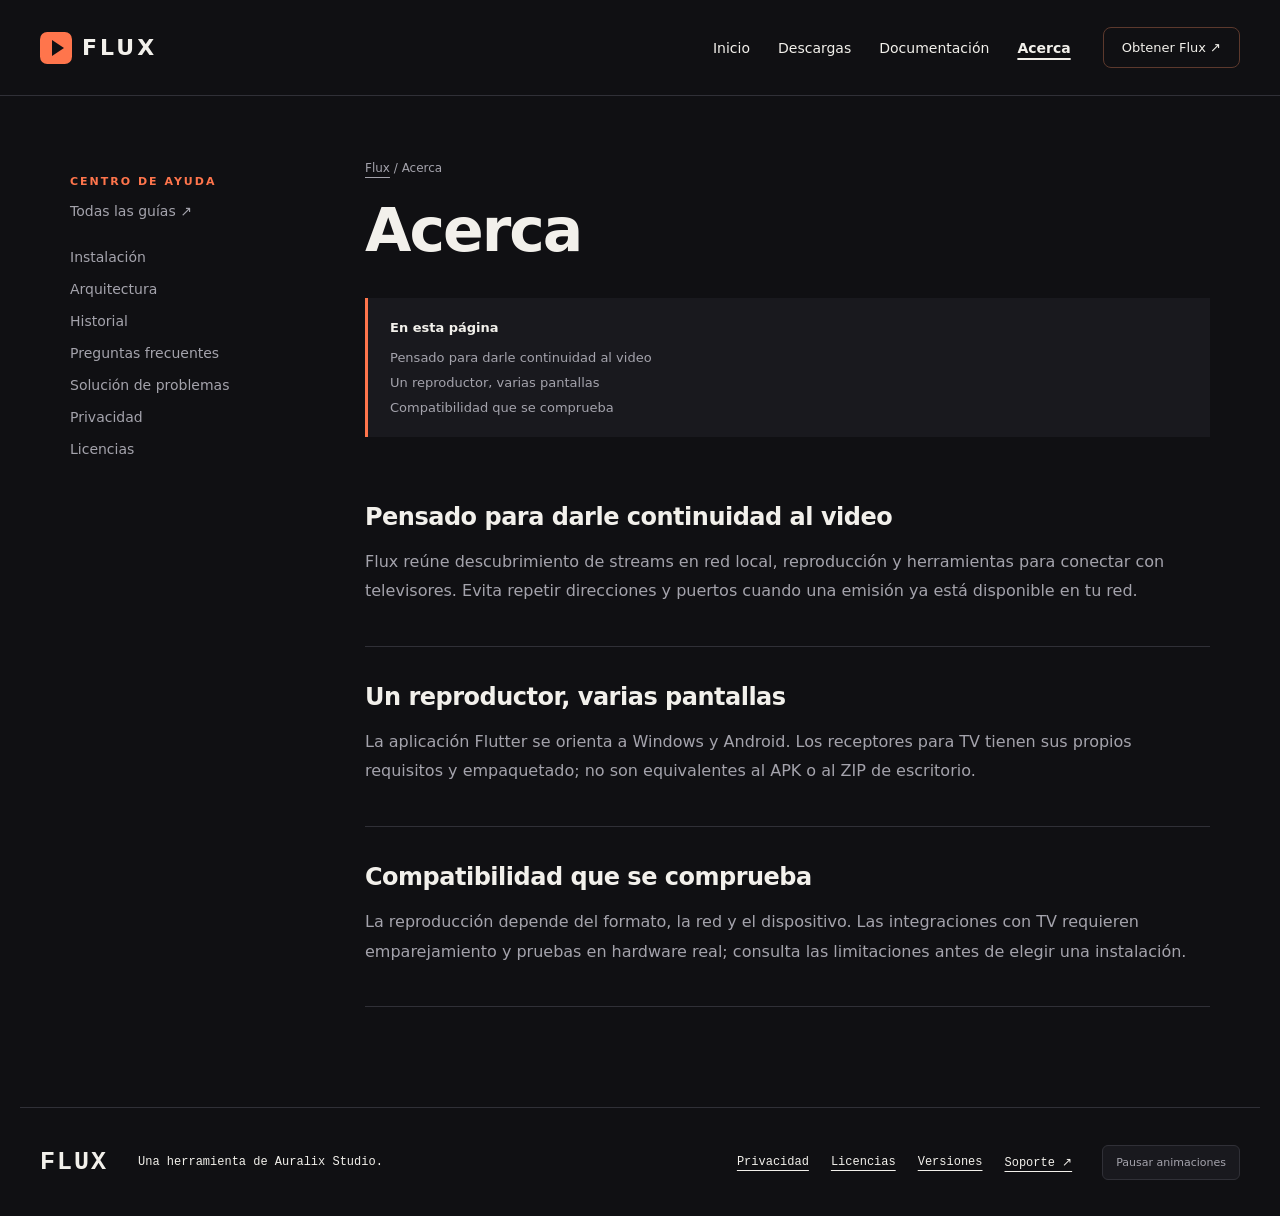
<file: about.html>
<!doctype html><html lang="es"><head><meta charset="utf-8"><meta name="viewport" content="width=device-width,initial-scale=1"><meta name="description" content="Acerca de Flux. Guías, requisitos y recursos del proyecto."><meta name="theme-color" content="#101013"><meta property="og:title" content="Acerca · Flux"><meta property="og:description" content="Descubre emisiones en tu red, reproduce con control y lleva tus videos a otra pantalla."><meta property="og:type" content="website"><title>Acerca · Flux</title><link rel="icon" href="assets/mark.svg" type="image/svg+xml"><link rel="stylesheet" href="style.css"><script src="app.js" defer></script><script src="ui.js" defer></script></head><body data-repository="Auralix-Studio/flux"><a class="skip" href="#content">Ir al contenido</a><header class="header"><a href="index.html" class="brand"><img src="assets/mark.svg" width="32" height="32" alt="">Flux</a><button class="mobile-menu-btn" aria-label="Menú"><span class="menu-bar"></span><span class="menu-bar"></span><span class="menu-bar"></span></button><nav aria-label="Principal"><a href="index.html">Inicio</a><a href="downloads.html">Descargas</a><a href="docs.html">Documentación</a><a aria-current="page" href="about.html">Acerca</a></nav><a class="header-cta" href="downloads.html">Obtener Flux ↗</a></header><main id="content"><div class="doc-layout"><aside><p class="eyebrow">CENTRO DE AYUDA</p><a href="docs.html">Todas las guías ↗</a><nav aria-label="Guías"><a href="install.html" >Instalación</a><a href="architecture.html" >Arquitectura</a><a href="changelog.html" >Historial</a><a href="faq.html" >Preguntas frecuentes</a><a href="troubleshoot.html" >Solución de problemas</a><a href="privacy.html" >Privacidad</a><a href="license.html" >Licencias</a></nav></aside><article><div class="breadcrumb"><a href="index.html">Flux</a> / Acerca</div><h1>Acerca</h1><section class="article-section"><h2>Pensado para darle continuidad al video</h2><p>Flux reúne descubrimiento de streams en red local, reproducción y herramientas para conectar con televisores. Evita repetir direcciones y puertos cuando una emisión ya está disponible en tu red.</p></section><section class="article-section"><h2>Un reproductor, varias pantallas</h2><p>La aplicación Flutter se orienta a Windows y Android. Los receptores para TV tienen sus propios requisitos y empaquetado; no son equivalentes al APK o al ZIP de escritorio.</p></section><section class="article-section"><h2>Compatibilidad que se comprueba</h2><p>La reproducción depende del formato, la red y el dispositivo. Las integraciones con TV requieren emparejamiento y pruebas en hardware real; consulta las limitaciones antes de elegir una instalación.</p></section></article></div></main><footer class="footer"><a class="brand" href="index.html">Flux</a><p>Una herramienta de Auralix Studio.</p><nav aria-label="Enlaces del pie"><a href="privacy.html">Privacidad</a><a href="license.html">Licencias</a><a href="changelog.html">Versiones</a><a href="https://github.com/Auralix-Studio/flux/issues">Soporte ↗</a></nav></footer></body></html>
</file>
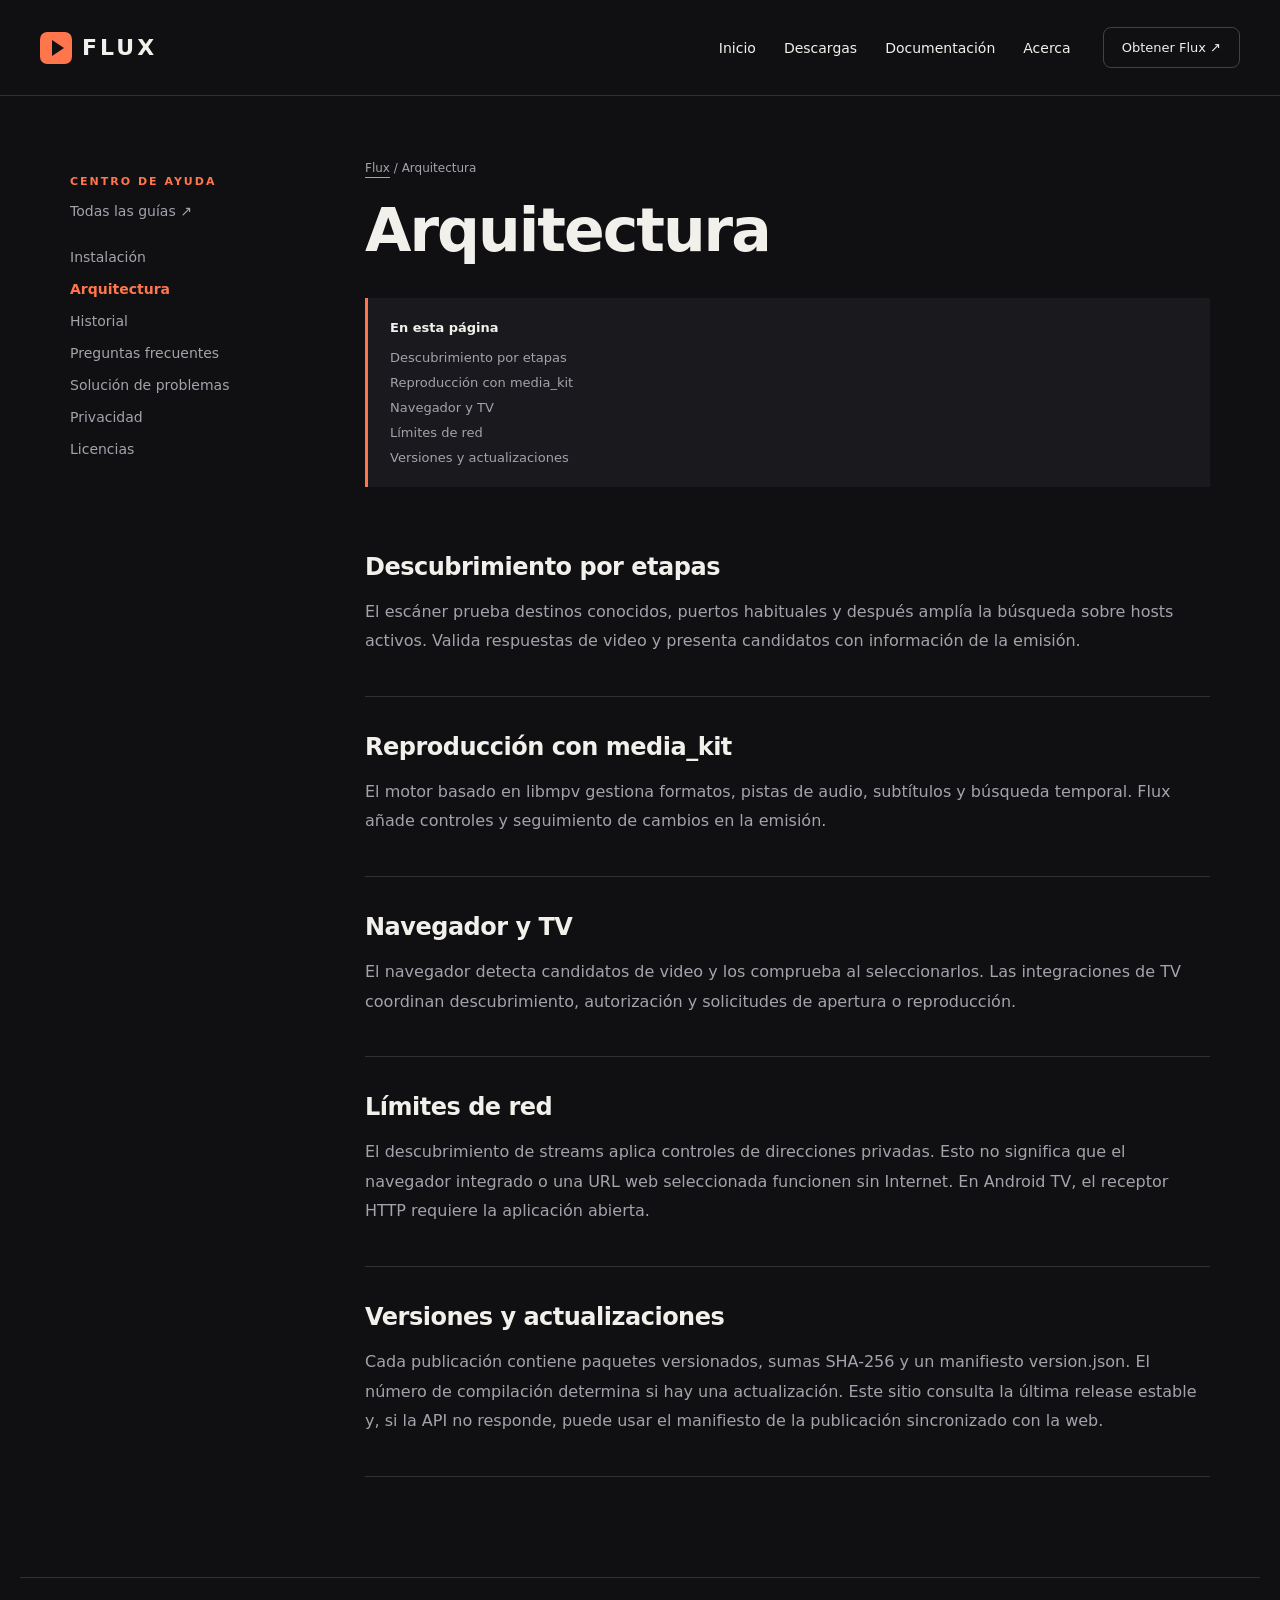
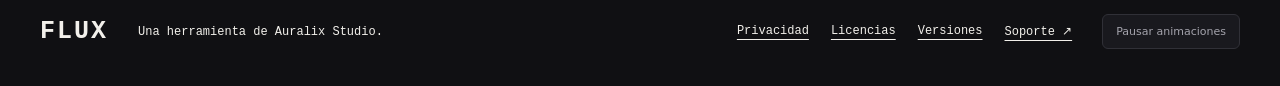
<file: architecture.html>
<!doctype html><html lang="es"><head><meta charset="utf-8"><meta name="viewport" content="width=device-width,initial-scale=1"><meta name="description" content="Arquitectura de Flux. Guías, requisitos y recursos del proyecto."><meta name="theme-color" content="#101013"><meta property="og:title" content="Arquitectura · Flux"><meta property="og:description" content="Descubre emisiones en tu red, reproduce con control y lleva tus videos a otra pantalla."><meta property="og:type" content="website"><title>Arquitectura · Flux</title><link rel="icon" href="assets/mark.svg" type="image/svg+xml"><link rel="stylesheet" href="style.css"><script src="app.js" defer></script><script src="ui.js" defer></script></head><body data-repository="Auralix-Studio/flux"><a class="skip" href="#content">Ir al contenido</a><header class="header"><a href="index.html" class="brand"><img src="assets/mark.svg" width="32" height="32" alt="">Flux</a><button class="mobile-menu-btn" aria-label="Menú"><span class="menu-bar"></span><span class="menu-bar"></span><span class="menu-bar"></span></button><nav aria-label="Principal"><a href="index.html">Inicio</a><a href="downloads.html">Descargas</a><a href="docs.html">Documentación</a><a href="about.html">Acerca</a></nav><a class="header-cta" href="downloads.html">Obtener Flux ↗</a></header><main id="content"><div class="doc-layout"><aside><p class="eyebrow">CENTRO DE AYUDA</p><a href="docs.html">Todas las guías ↗</a><nav aria-label="Guías"><a href="install.html" >Instalación</a><a href="architecture.html" aria-current="page">Arquitectura</a><a href="changelog.html" >Historial</a><a href="faq.html" >Preguntas frecuentes</a><a href="troubleshoot.html" >Solución de problemas</a><a href="privacy.html" >Privacidad</a><a href="license.html" >Licencias</a></nav></aside><article><div class="breadcrumb"><a href="index.html">Flux</a> / Arquitectura</div><h1>Arquitectura</h1><section class="article-section"><h2>Descubrimiento por etapas</h2><p>El escáner prueba destinos conocidos, puertos habituales y después amplía la búsqueda sobre hosts activos. Valida respuestas de video y presenta candidatos con información de la emisión.</p></section><section class="article-section"><h2>Reproducción con media_kit</h2><p>El motor basado en libmpv gestiona formatos, pistas de audio, subtítulos y búsqueda temporal. Flux añade controles y seguimiento de cambios en la emisión.</p></section><section class="article-section"><h2>Navegador y TV</h2><p>El navegador detecta candidatos de video y los comprueba al seleccionarlos. Las integraciones de TV coordinan descubrimiento, autorización y solicitudes de apertura o reproducción.</p></section><section class="article-section"><h2>Límites de red</h2><p>El descubrimiento de streams aplica controles de direcciones privadas. Esto no significa que el navegador integrado o una URL web seleccionada funcionen sin Internet. En Android TV, el receptor HTTP requiere la aplicación abierta.</p></section><section class="article-section"><h2>Versiones y actualizaciones</h2><p>Cada publicación contiene paquetes versionados, sumas SHA-256 y un manifiesto version.json. El número de compilación determina si hay una actualización. Este sitio consulta la última release estable y, si la API no responde, puede usar el manifiesto de la publicación sincronizado con la web.</p></section></article></div></main><footer class="footer"><a class="brand" href="index.html">Flux</a><p>Una herramienta de Auralix Studio.</p><nav aria-label="Enlaces del pie"><a href="privacy.html">Privacidad</a><a href="license.html">Licencias</a><a href="changelog.html">Versiones</a><a href="https://github.com/Auralix-Studio/flux/issues">Soporte ↗</a></nav></footer></body></html>
</file>
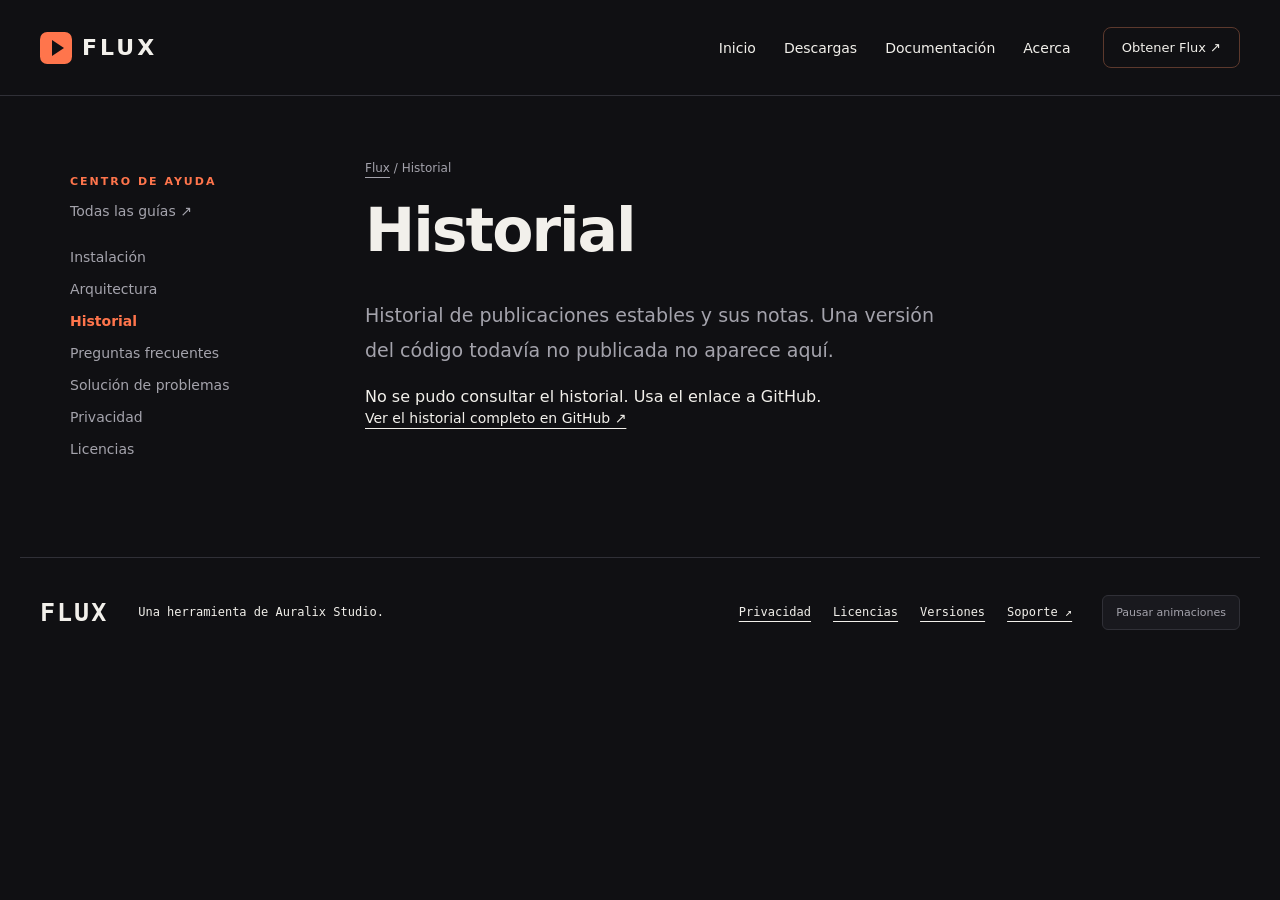
<file: changelog.html>
<!doctype html><html lang="es"><head><meta charset="utf-8"><meta name="viewport" content="width=device-width,initial-scale=1"><meta name="description" content="Historial de Flux. Guías, requisitos y recursos del proyecto."><meta name="theme-color" content="#101013"><meta property="og:title" content="Historial · Flux"><meta property="og:description" content="Descubre emisiones en tu red, reproduce con control y lleva tus videos a otra pantalla."><meta property="og:type" content="website"><title>Historial · Flux</title><link rel="icon" href="assets/mark.svg" type="image/svg+xml"><link rel="stylesheet" href="style.css"><script src="app.js" defer></script><script src="ui.js" defer></script></head><body data-repository="Auralix-Studio/flux"><a class="skip" href="#content">Ir al contenido</a><header class="header"><a href="index.html" class="brand"><img src="assets/mark.svg" width="32" height="32" alt="">Flux</a><button class="mobile-menu-btn" aria-label="Menú"><span class="menu-bar"></span><span class="menu-bar"></span><span class="menu-bar"></span></button><nav aria-label="Principal"><a href="index.html">Inicio</a><a href="downloads.html">Descargas</a><a href="docs.html">Documentación</a><a href="about.html">Acerca</a></nav><a class="header-cta" href="downloads.html">Obtener Flux ↗</a></header><main id="content"><div class="doc-layout"><aside><p class="eyebrow">CENTRO DE AYUDA</p><a href="docs.html">Todas las guías ↗</a><nav aria-label="Guías"><a href="install.html" >Instalación</a><a href="architecture.html" >Arquitectura</a><a href="changelog.html" aria-current="page">Historial</a><a href="faq.html" >Preguntas frecuentes</a><a href="troubleshoot.html" >Solución de problemas</a><a href="privacy.html" >Privacidad</a><a href="license.html" >Licencias</a></nav></aside><article><div class="breadcrumb"><a href="index.html">Flux</a> / Historial</div><h1>Historial</h1><p class="lead">Historial de publicaciones estables y sus notas. Una versión del código todavía no publicada no aparece aquí.</p><div id="history" aria-live="polite"><p>Consultando historial…</p></div><a class="text-link" href="https://github.com/Auralix-Studio/flux/releases">Ver el historial completo en GitHub ↗</a><noscript>Consulta el historial completo mediante el enlace a GitHub.</noscript></article></div></main><footer class="footer"><a class="brand" href="index.html">Flux</a><p>Una herramienta de Auralix Studio.</p><nav aria-label="Enlaces del pie"><a href="privacy.html">Privacidad</a><a href="license.html">Licencias</a><a href="changelog.html">Versiones</a><a href="https://github.com/Auralix-Studio/flux/issues">Soporte ↗</a></nav></footer></body></html>
</file>
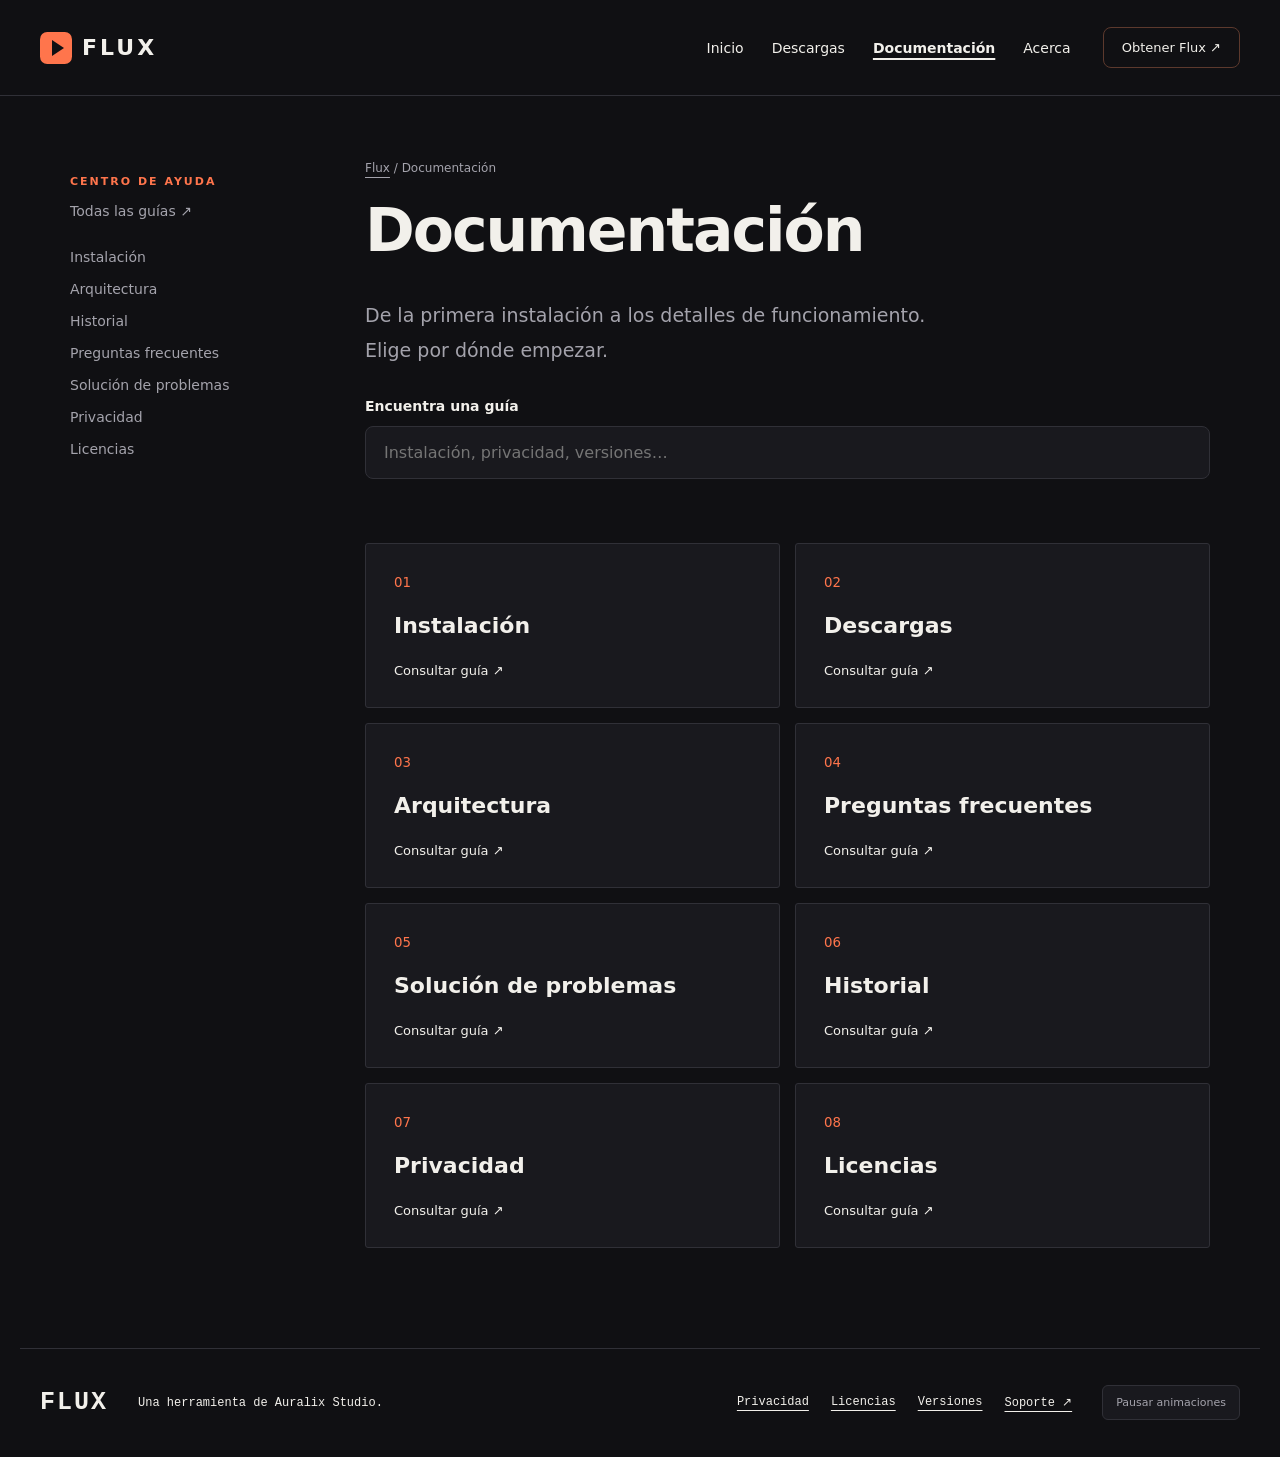
<file: docs.html>
<!doctype html><html lang="es"><head><meta charset="utf-8"><meta name="viewport" content="width=device-width,initial-scale=1"><meta name="description" content="Documentación de Flux. Guías, requisitos y recursos del proyecto."><meta name="theme-color" content="#101013"><meta property="og:title" content="Documentación · Flux"><meta property="og:description" content="Descubre emisiones en tu red, reproduce con control y lleva tus videos a otra pantalla."><meta property="og:type" content="website"><title>Documentación · Flux</title><link rel="icon" href="assets/mark.svg" type="image/svg+xml"><link rel="stylesheet" href="style.css"><script src="app.js" defer></script><script src="ui.js" defer></script></head><body data-repository="Auralix-Studio/flux"><a class="skip" href="#content">Ir al contenido</a><header class="header"><a href="index.html" class="brand"><img src="assets/mark.svg" width="32" height="32" alt="">Flux</a><button class="mobile-menu-btn" aria-label="Menú"><span class="menu-bar"></span><span class="menu-bar"></span><span class="menu-bar"></span></button><nav aria-label="Principal"><a href="index.html">Inicio</a><a href="downloads.html">Descargas</a><a aria-current="page" href="docs.html">Documentación</a><a href="about.html">Acerca</a></nav><a class="header-cta" href="downloads.html">Obtener Flux ↗</a></header><main id="content"><div class="doc-layout"><aside><p class="eyebrow">CENTRO DE AYUDA</p><a href="docs.html">Todas las guías ↗</a><nav aria-label="Guías"><a href="install.html" >Instalación</a><a href="architecture.html" >Arquitectura</a><a href="changelog.html" >Historial</a><a href="faq.html" >Preguntas frecuentes</a><a href="troubleshoot.html" >Solución de problemas</a><a href="privacy.html" >Privacidad</a><a href="license.html" >Licencias</a></nav></aside><article><div class="breadcrumb"><a href="index.html">Flux</a> / Documentación</div><h1>Documentación</h1><p class="lead">De la primera instalación a los detalles de funcionamiento. Elige por dónde empezar.</p><div class="doc-grid"><a class="doc-card" href="install.html"><small>01</small><h2>Instalación</h2><span>Consultar guía ↗</span></a><a class="doc-card" href="downloads.html"><small>02</small><h2>Descargas</h2><span>Consultar guía ↗</span></a><a class="doc-card" href="architecture.html"><small>03</small><h2>Arquitectura</h2><span>Consultar guía ↗</span></a><a class="doc-card" href="faq.html"><small>04</small><h2>Preguntas frecuentes</h2><span>Consultar guía ↗</span></a><a class="doc-card" href="troubleshoot.html"><small>05</small><h2>Solución de problemas</h2><span>Consultar guía ↗</span></a><a class="doc-card" href="changelog.html"><small>06</small><h2>Historial</h2><span>Consultar guía ↗</span></a><a class="doc-card" href="privacy.html"><small>07</small><h2>Privacidad</h2><span>Consultar guía ↗</span></a><a class="doc-card" href="license.html"><small>08</small><h2>Licencias</h2><span>Consultar guía ↗</span></a></div></article></div></main><footer class="footer"><a class="brand" href="index.html">Flux</a><p>Una herramienta de Auralix Studio.</p><nav aria-label="Enlaces del pie"><a href="privacy.html">Privacidad</a><a href="license.html">Licencias</a><a href="changelog.html">Versiones</a><a href="https://github.com/Auralix-Studio/flux/issues">Soporte ↗</a></nav></footer></body></html>
</file>
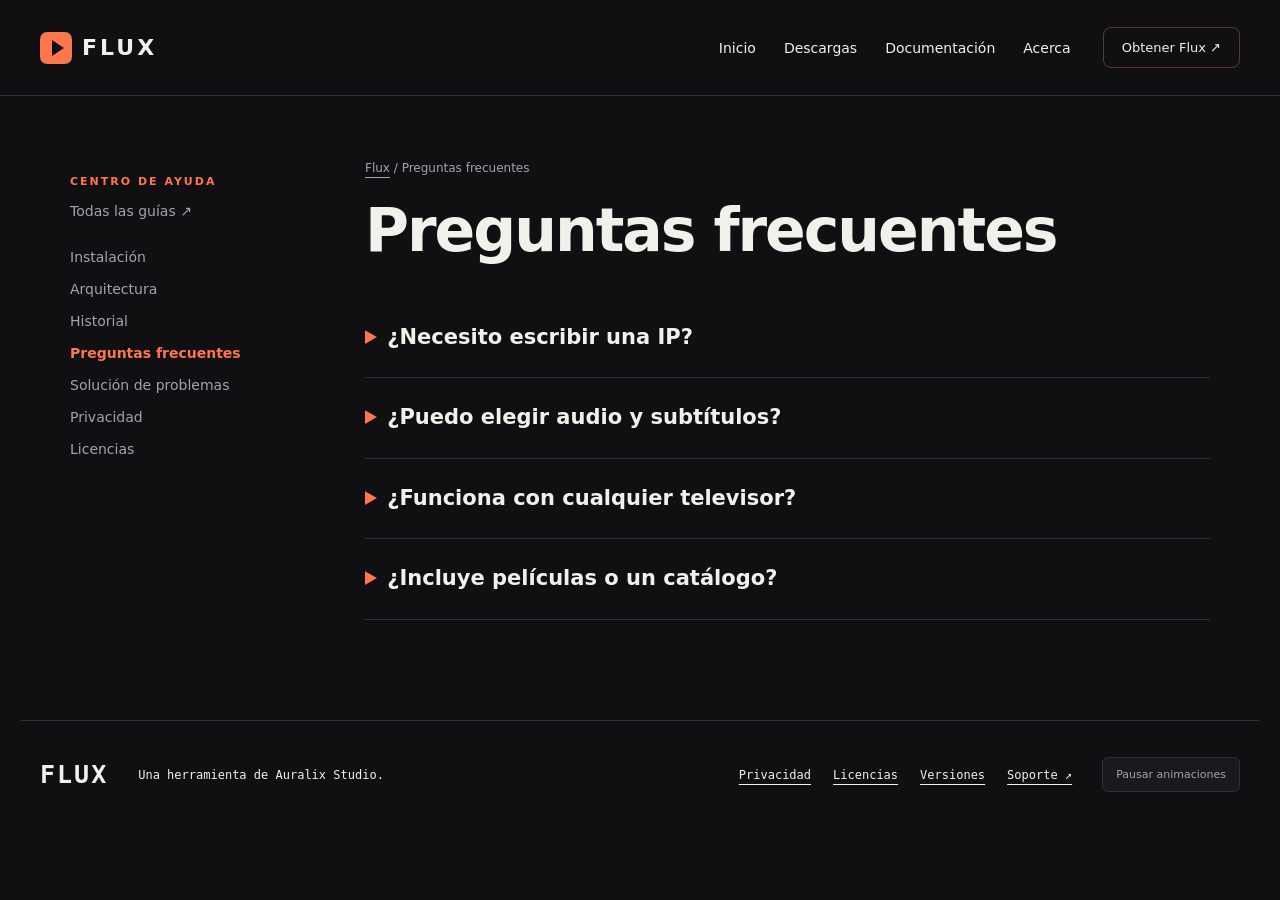
<file: faq.html>
<!doctype html><html lang="es"><head><meta charset="utf-8"><meta name="viewport" content="width=device-width,initial-scale=1"><meta name="description" content="Preguntas frecuentes de Flux. Guías, requisitos y recursos del proyecto."><meta name="theme-color" content="#101013"><meta property="og:title" content="Preguntas frecuentes · Flux"><meta property="og:description" content="Descubre emisiones en tu red, reproduce con control y lleva tus videos a otra pantalla."><meta property="og:type" content="website"><title>Preguntas frecuentes · Flux</title><link rel="icon" href="assets/mark.svg" type="image/svg+xml"><link rel="stylesheet" href="style.css"><script src="app.js" defer></script><script src="ui.js" defer></script></head><body data-repository="Auralix-Studio/flux"><a class="skip" href="#content">Ir al contenido</a><header class="header"><a href="index.html" class="brand"><img src="assets/mark.svg" width="32" height="32" alt="">Flux</a><button class="mobile-menu-btn" aria-label="Menú"><span class="menu-bar"></span><span class="menu-bar"></span><span class="menu-bar"></span></button><nav aria-label="Principal"><a href="index.html">Inicio</a><a href="downloads.html">Descargas</a><a href="docs.html">Documentación</a><a href="about.html">Acerca</a></nav><a class="header-cta" href="downloads.html">Obtener Flux ↗</a></header><main id="content"><div class="doc-layout"><aside><p class="eyebrow">CENTRO DE AYUDA</p><a href="docs.html">Todas las guías ↗</a><nav aria-label="Guías"><a href="install.html" >Instalación</a><a href="architecture.html" >Arquitectura</a><a href="changelog.html" >Historial</a><a href="faq.html" aria-current="page">Preguntas frecuentes</a><a href="troubleshoot.html" >Solución de problemas</a><a href="privacy.html" >Privacidad</a><a href="license.html" >Licencias</a></nav></aside><article><div class="breadcrumb"><a href="index.html">Flux</a> / Preguntas frecuentes</div><h1>Preguntas frecuentes</h1><section class="article-section"><h2>¿Necesito escribir una IP?</h2><p>El descubrimiento intenta localizar emisiones compatibles en la red local. Si no encuentra una, revisa que el emisor esté activo y que los dispositivos puedan comunicarse.</p></section><section class="article-section"><h2>¿Puedo elegir audio y subtítulos?</h2><p>El reproductor permite seleccionar las pistas que el archivo o stream incluya. Que una pista esté disponible depende del contenido.</p></section><section class="article-section"><h2>¿Funciona con cualquier televisor?</h2><p>No. Depende del sistema, de la aplicación receptora, del formato y de la autorización. La integración con LG webOS, Samsung Tizen y Android TV tiene requisitos diferentes.</p></section><section class="article-section"><h2>¿Incluye películas o un catálogo?</h2><p>Flux es una herramienta de reproducción y conexión. Necesitas una fuente de contenido a la que tengas acceso.</p></section></article></div></main><footer class="footer"><a class="brand" href="index.html">Flux</a><p>Una herramienta de Auralix Studio.</p><nav aria-label="Enlaces del pie"><a href="privacy.html">Privacidad</a><a href="license.html">Licencias</a><a href="changelog.html">Versiones</a><a href="https://github.com/Auralix-Studio/flux/issues">Soporte ↗</a></nav></footer></body></html>
</file>
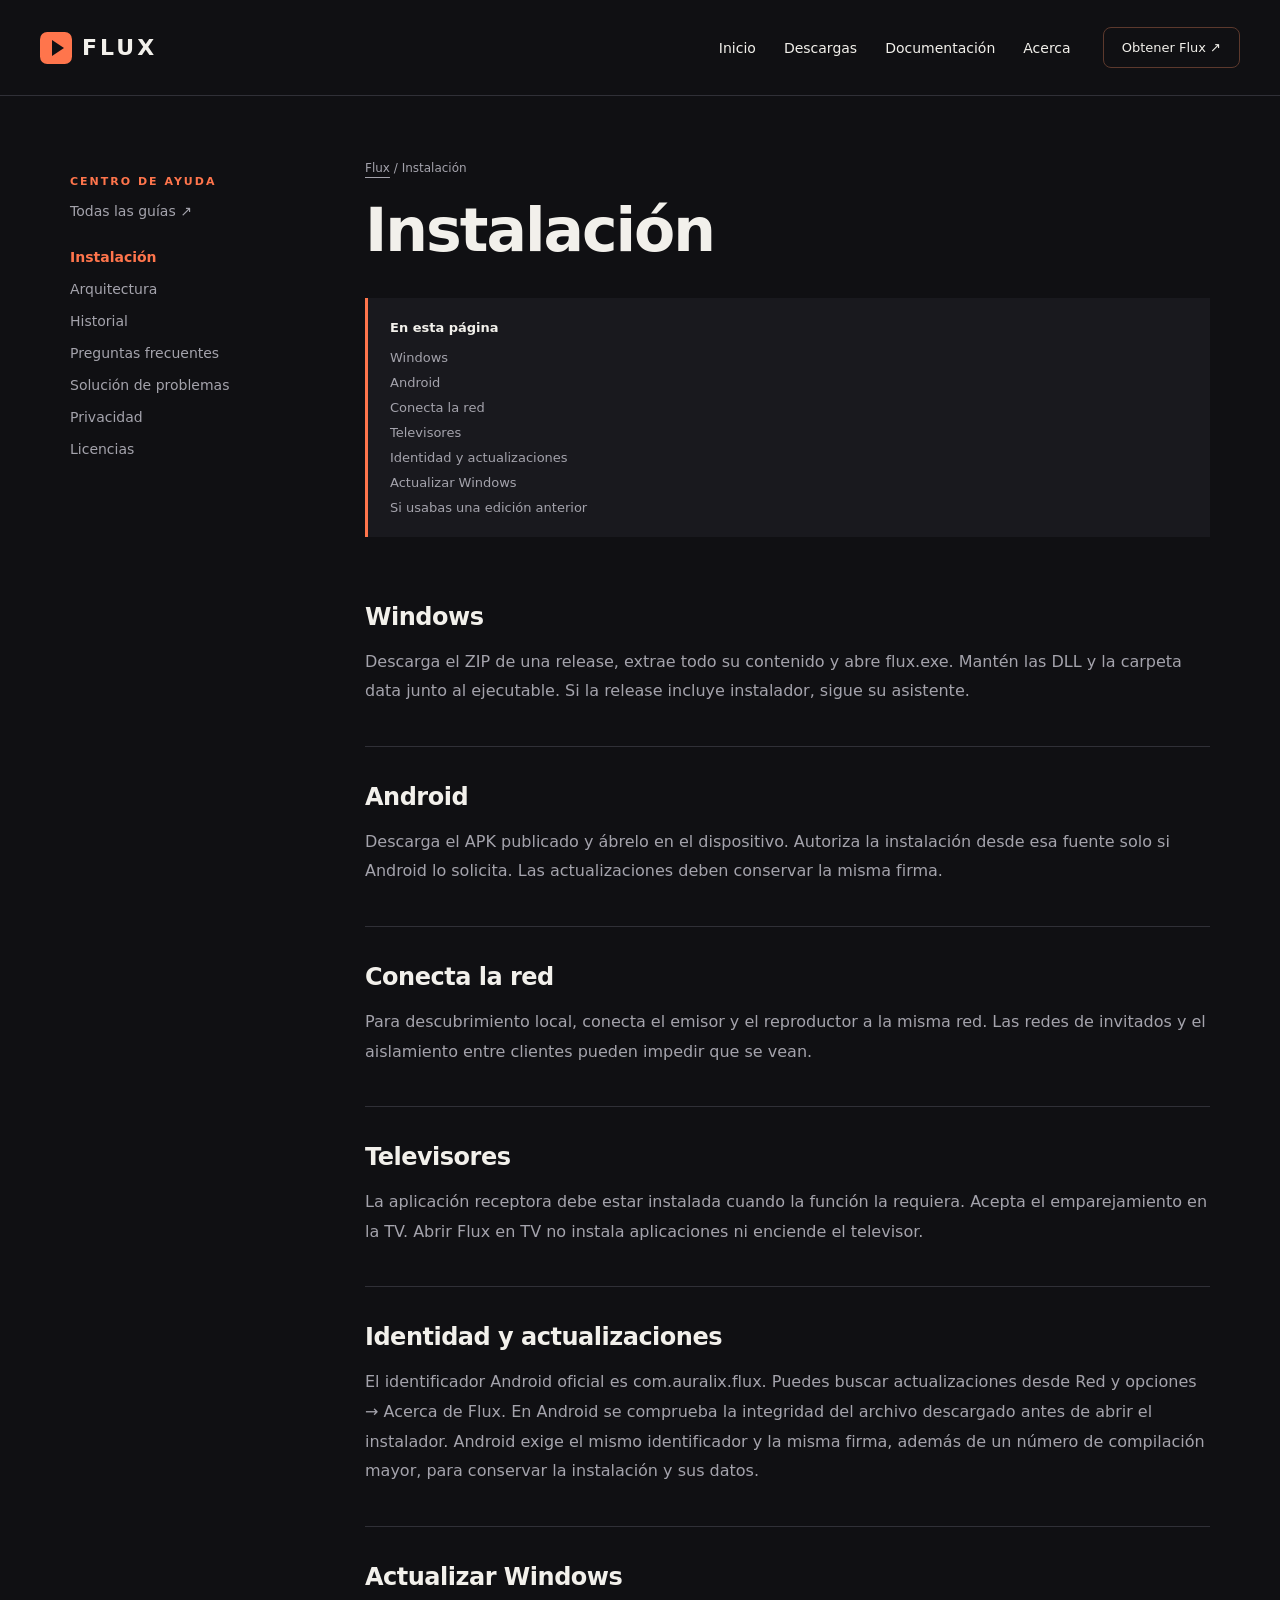
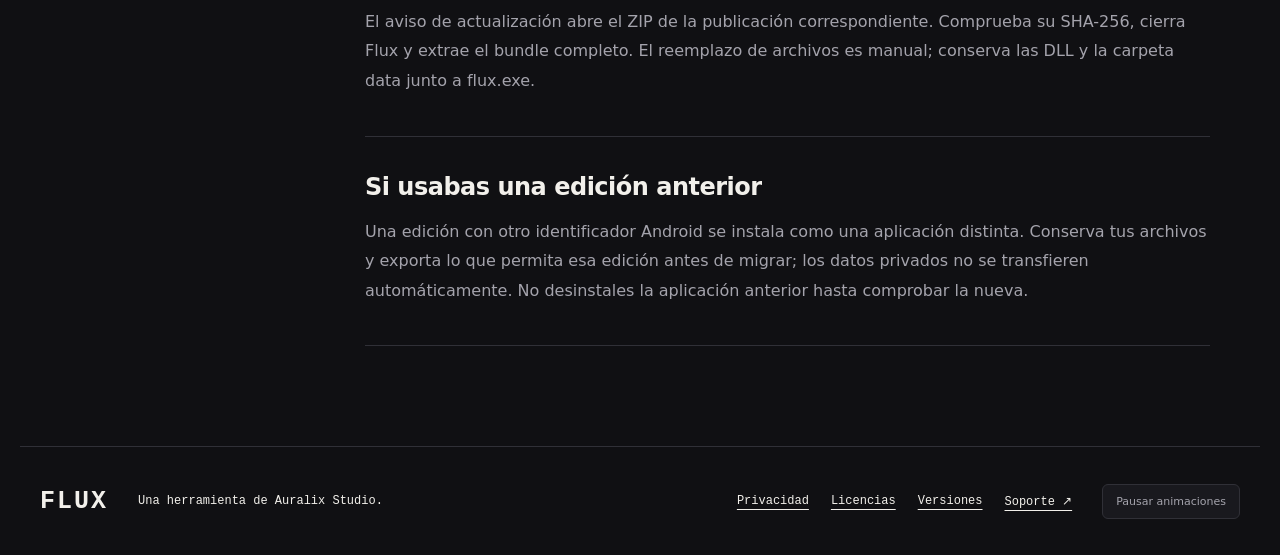
<file: install.html>
<!doctype html><html lang="es"><head><meta charset="utf-8"><meta name="viewport" content="width=device-width,initial-scale=1"><meta name="description" content="Instalación de Flux. Guías, requisitos y recursos del proyecto."><meta name="theme-color" content="#101013"><meta property="og:title" content="Instalación · Flux"><meta property="og:description" content="Descubre emisiones en tu red, reproduce con control y lleva tus videos a otra pantalla."><meta property="og:type" content="website"><title>Instalación · Flux</title><link rel="icon" href="assets/mark.svg" type="image/svg+xml"><link rel="stylesheet" href="style.css"><script src="app.js" defer></script><script src="ui.js" defer></script></head><body data-repository="Auralix-Studio/flux"><a class="skip" href="#content">Ir al contenido</a><header class="header"><a href="index.html" class="brand"><img src="assets/mark.svg" width="32" height="32" alt="">Flux</a><button class="mobile-menu-btn" aria-label="Menú"><span class="menu-bar"></span><span class="menu-bar"></span><span class="menu-bar"></span></button><nav aria-label="Principal"><a href="index.html">Inicio</a><a href="downloads.html">Descargas</a><a href="docs.html">Documentación</a><a href="about.html">Acerca</a></nav><a class="header-cta" href="downloads.html">Obtener Flux ↗</a></header><main id="content"><div class="doc-layout"><aside><p class="eyebrow">CENTRO DE AYUDA</p><a href="docs.html">Todas las guías ↗</a><nav aria-label="Guías"><a href="install.html" aria-current="page">Instalación</a><a href="architecture.html" >Arquitectura</a><a href="changelog.html" >Historial</a><a href="faq.html" >Preguntas frecuentes</a><a href="troubleshoot.html" >Solución de problemas</a><a href="privacy.html" >Privacidad</a><a href="license.html" >Licencias</a></nav></aside><article><div class="breadcrumb"><a href="index.html">Flux</a> / Instalación</div><h1>Instalación</h1><section class="article-section"><h2>Windows</h2><p>Descarga el ZIP de una release, extrae todo su contenido y abre flux.exe. Mantén las DLL y la carpeta data junto al ejecutable. Si la release incluye instalador, sigue su asistente.</p></section><section class="article-section"><h2>Android</h2><p>Descarga el APK publicado y ábrelo en el dispositivo. Autoriza la instalación desde esa fuente solo si Android lo solicita. Las actualizaciones deben conservar la misma firma.</p></section><section class="article-section"><h2>Conecta la red</h2><p>Para descubrimiento local, conecta el emisor y el reproductor a la misma red. Las redes de invitados y el aislamiento entre clientes pueden impedir que se vean.</p></section><section class="article-section"><h2>Televisores</h2><p>La aplicación receptora debe estar instalada cuando la función la requiera. Acepta el emparejamiento en la TV. Abrir Flux en TV no instala aplicaciones ni enciende el televisor.</p></section><section class="article-section"><h2>Identidad y actualizaciones</h2><p>El identificador Android oficial es com.auralix.flux. Puedes buscar actualizaciones desde Red y opciones → Acerca de Flux. En Android se comprueba la integridad del archivo descargado antes de abrir el instalador. Android exige el mismo identificador y la misma firma, además de un número de compilación mayor, para conservar la instalación y sus datos.</p></section><section class="article-section"><h2>Actualizar Windows</h2><p>El aviso de actualización abre el ZIP de la publicación correspondiente. Comprueba su SHA-256, cierra Flux y extrae el bundle completo. El reemplazo de archivos es manual; conserva las DLL y la carpeta data junto a flux.exe.</p></section><section class="article-section"><h2>Si usabas una edición anterior</h2><p>Una edición con otro identificador Android se instala como una aplicación distinta. Conserva tus archivos y exporta lo que permita esa edición antes de migrar; los datos privados no se transfieren automáticamente. No desinstales la aplicación anterior hasta comprobar la nueva.</p></section></article></div></main><footer class="footer"><a class="brand" href="index.html">Flux</a><p>Una herramienta de Auralix Studio.</p><nav aria-label="Enlaces del pie"><a href="privacy.html">Privacidad</a><a href="license.html">Licencias</a><a href="changelog.html">Versiones</a><a href="https://github.com/Auralix-Studio/flux/issues">Soporte ↗</a></nav></footer></body></html>
</file>
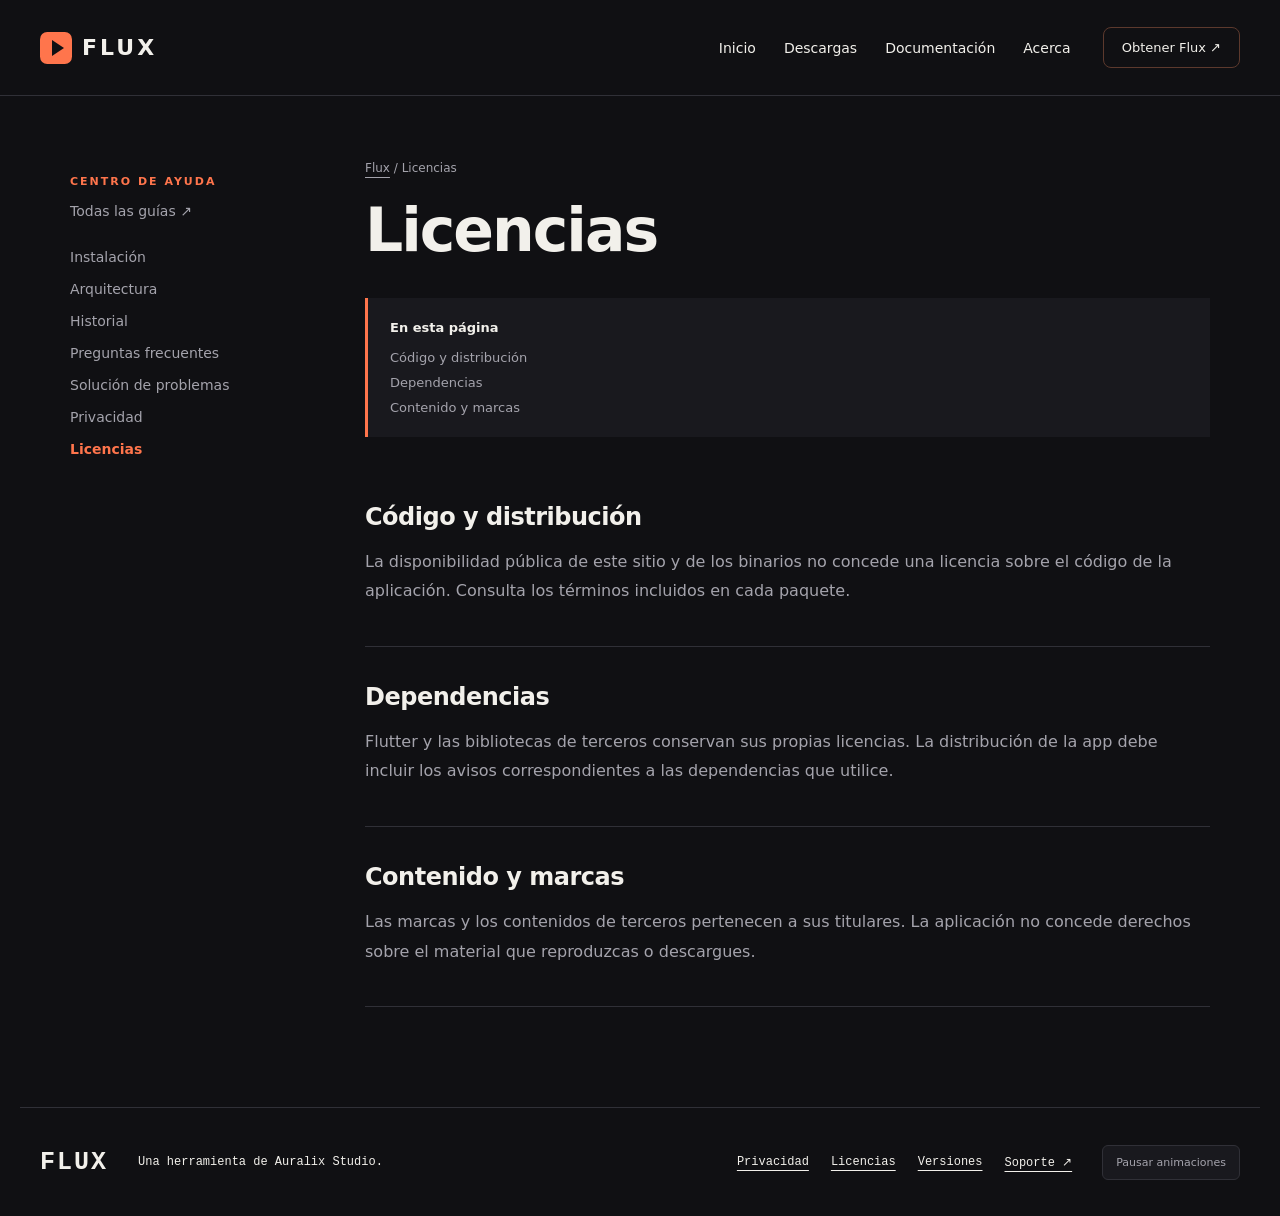
<file: license.html>
<!doctype html><html lang="es"><head><meta charset="utf-8"><meta name="viewport" content="width=device-width,initial-scale=1"><meta name="description" content="Licencias de Flux. Guías, requisitos y recursos del proyecto."><meta name="theme-color" content="#101013"><meta property="og:title" content="Licencias · Flux"><meta property="og:description" content="Descubre emisiones en tu red, reproduce con control y lleva tus videos a otra pantalla."><meta property="og:type" content="website"><title>Licencias · Flux</title><link rel="icon" href="assets/mark.svg" type="image/svg+xml"><link rel="stylesheet" href="style.css"><script src="app.js" defer></script><script src="ui.js" defer></script></head><body data-repository="Auralix-Studio/flux"><a class="skip" href="#content">Ir al contenido</a><header class="header"><a href="index.html" class="brand"><img src="assets/mark.svg" width="32" height="32" alt="">Flux</a><button class="mobile-menu-btn" aria-label="Menú"><span class="menu-bar"></span><span class="menu-bar"></span><span class="menu-bar"></span></button><nav aria-label="Principal"><a href="index.html">Inicio</a><a href="downloads.html">Descargas</a><a href="docs.html">Documentación</a><a href="about.html">Acerca</a></nav><a class="header-cta" href="downloads.html">Obtener Flux ↗</a></header><main id="content"><div class="doc-layout"><aside><p class="eyebrow">CENTRO DE AYUDA</p><a href="docs.html">Todas las guías ↗</a><nav aria-label="Guías"><a href="install.html" >Instalación</a><a href="architecture.html" >Arquitectura</a><a href="changelog.html" >Historial</a><a href="faq.html" >Preguntas frecuentes</a><a href="troubleshoot.html" >Solución de problemas</a><a href="privacy.html" >Privacidad</a><a href="license.html" aria-current="page">Licencias</a></nav></aside><article><div class="breadcrumb"><a href="index.html">Flux</a> / Licencias</div><h1>Licencias</h1><section class="article-section"><h2>Código y distribución</h2><p>La disponibilidad pública de este sitio y de los binarios no concede una licencia sobre el código de la aplicación. Consulta los términos incluidos en cada paquete.</p></section><section class="article-section"><h2>Dependencias</h2><p>Flutter y las bibliotecas de terceros conservan sus propias licencias. La distribución de la app debe incluir los avisos correspondientes a las dependencias que utilice.</p></section><section class="article-section"><h2>Contenido y marcas</h2><p>Las marcas y los contenidos de terceros pertenecen a sus titulares. La aplicación no concede derechos sobre el material que reproduzcas o descargues.</p></section></article></div></main><footer class="footer"><a class="brand" href="index.html">Flux</a><p>Una herramienta de Auralix Studio.</p><nav aria-label="Enlaces del pie"><a href="privacy.html">Privacidad</a><a href="license.html">Licencias</a><a href="changelog.html">Versiones</a><a href="https://github.com/Auralix-Studio/flux/issues">Soporte ↗</a></nav></footer></body></html>
</file>
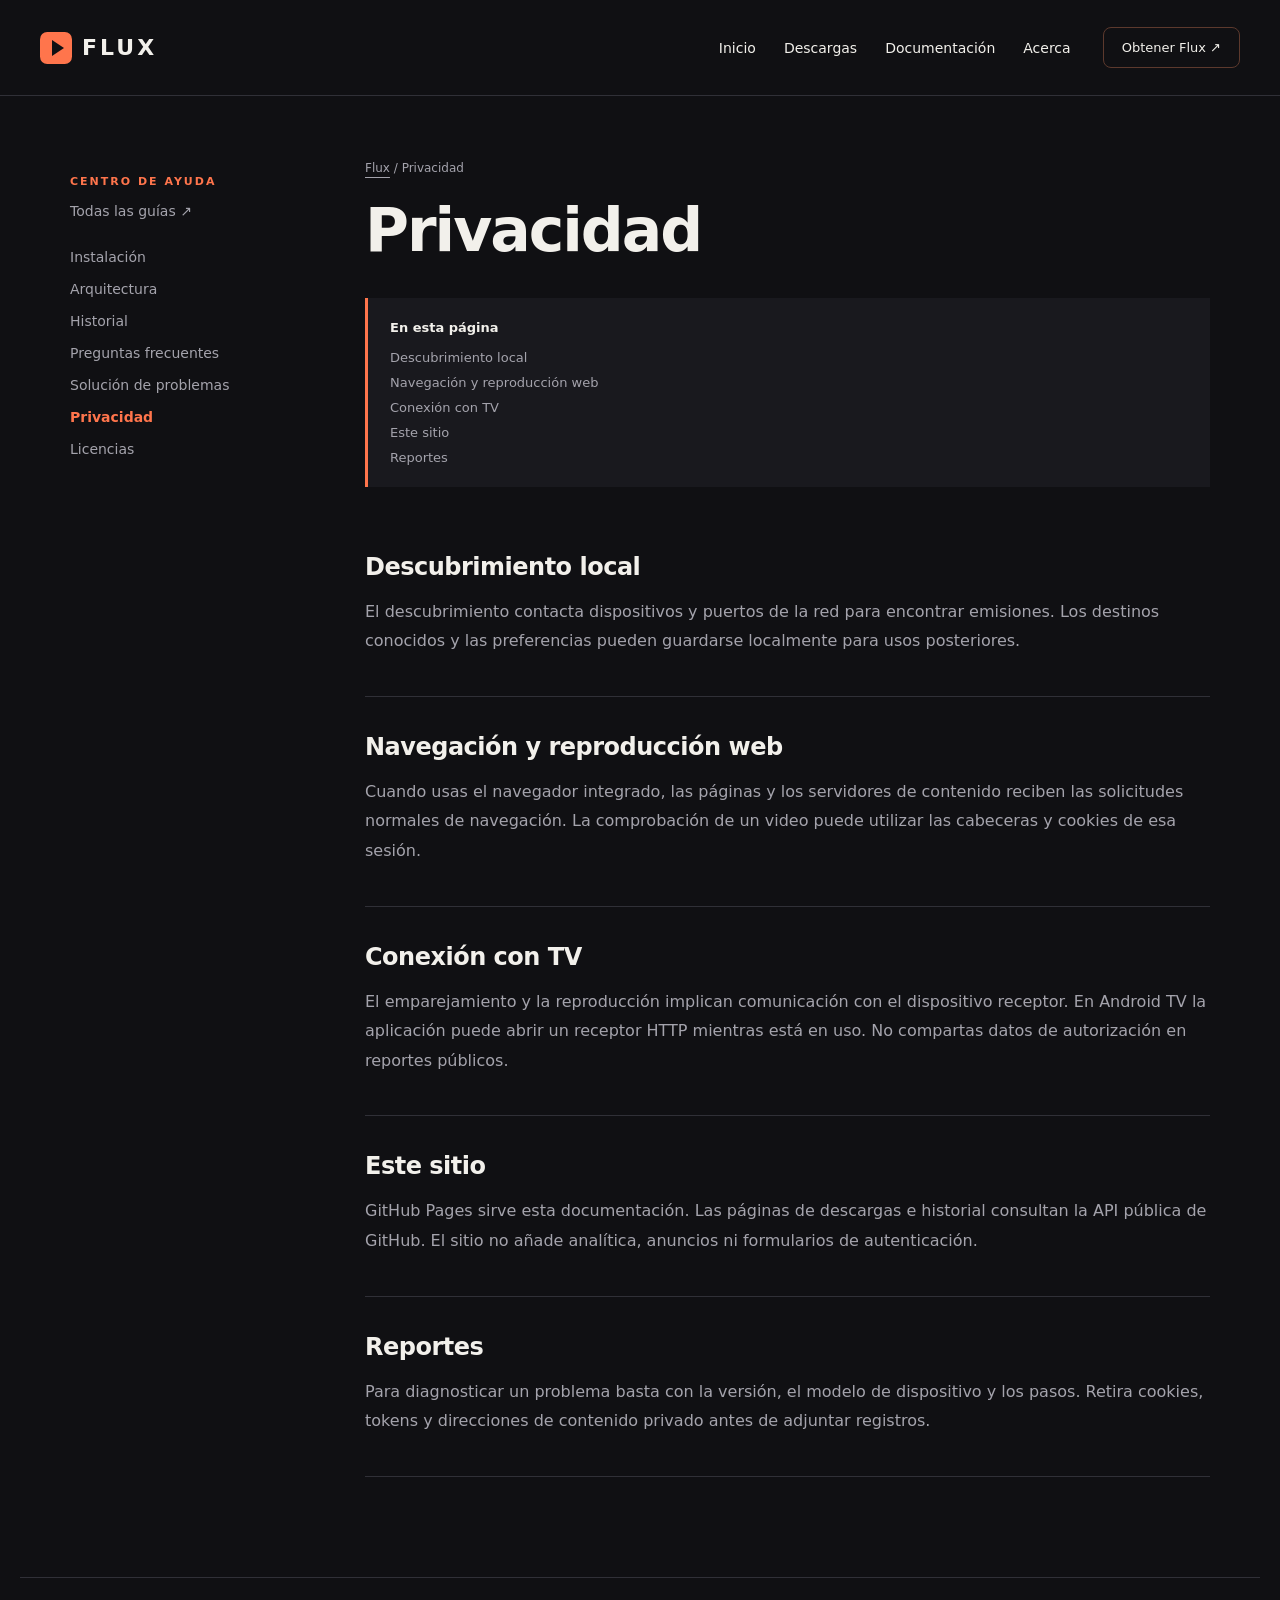
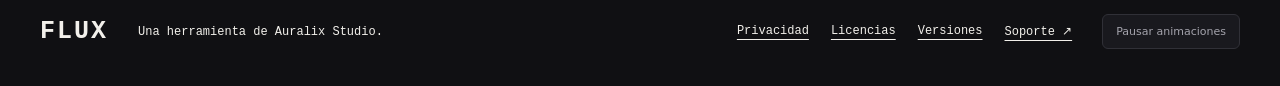
<file: privacy.html>
<!doctype html><html lang="es"><head><meta charset="utf-8"><meta name="viewport" content="width=device-width,initial-scale=1"><meta name="description" content="Privacidad de Flux. Guías, requisitos y recursos del proyecto."><meta name="theme-color" content="#101013"><meta property="og:title" content="Privacidad · Flux"><meta property="og:description" content="Descubre emisiones en tu red, reproduce con control y lleva tus videos a otra pantalla."><meta property="og:type" content="website"><title>Privacidad · Flux</title><link rel="icon" href="assets/mark.svg" type="image/svg+xml"><link rel="stylesheet" href="style.css"><script src="app.js" defer></script><script src="ui.js" defer></script></head><body data-repository="Auralix-Studio/flux"><a class="skip" href="#content">Ir al contenido</a><header class="header"><a href="index.html" class="brand"><img src="assets/mark.svg" width="32" height="32" alt="">Flux</a><button class="mobile-menu-btn" aria-label="Menú"><span class="menu-bar"></span><span class="menu-bar"></span><span class="menu-bar"></span></button><nav aria-label="Principal"><a href="index.html">Inicio</a><a href="downloads.html">Descargas</a><a href="docs.html">Documentación</a><a href="about.html">Acerca</a></nav><a class="header-cta" href="downloads.html">Obtener Flux ↗</a></header><main id="content"><div class="doc-layout"><aside><p class="eyebrow">CENTRO DE AYUDA</p><a href="docs.html">Todas las guías ↗</a><nav aria-label="Guías"><a href="install.html" >Instalación</a><a href="architecture.html" >Arquitectura</a><a href="changelog.html" >Historial</a><a href="faq.html" >Preguntas frecuentes</a><a href="troubleshoot.html" >Solución de problemas</a><a href="privacy.html" aria-current="page">Privacidad</a><a href="license.html" >Licencias</a></nav></aside><article><div class="breadcrumb"><a href="index.html">Flux</a> / Privacidad</div><h1>Privacidad</h1><section class="article-section"><h2>Descubrimiento local</h2><p>El descubrimiento contacta dispositivos y puertos de la red para encontrar emisiones. Los destinos conocidos y las preferencias pueden guardarse localmente para usos posteriores.</p></section><section class="article-section"><h2>Navegación y reproducción web</h2><p>Cuando usas el navegador integrado, las páginas y los servidores de contenido reciben las solicitudes normales de navegación. La comprobación de un video puede utilizar las cabeceras y cookies de esa sesión.</p></section><section class="article-section"><h2>Conexión con TV</h2><p>El emparejamiento y la reproducción implican comunicación con el dispositivo receptor. En Android TV la aplicación puede abrir un receptor HTTP mientras está en uso. No compartas datos de autorización en reportes públicos.</p></section><section class="article-section"><h2>Este sitio</h2><p>GitHub Pages sirve esta documentación. Las páginas de descargas e historial consultan la API pública de GitHub. El sitio no añade analítica, anuncios ni formularios de autenticación.</p></section><section class="article-section"><h2>Reportes</h2><p>Para diagnosticar un problema basta con la versión, el modelo de dispositivo y los pasos. Retira cookies, tokens y direcciones de contenido privado antes de adjuntar registros.</p></section></article></div></main><footer class="footer"><a class="brand" href="index.html">Flux</a><p>Una herramienta de Auralix Studio.</p><nav aria-label="Enlaces del pie"><a href="privacy.html">Privacidad</a><a href="license.html">Licencias</a><a href="changelog.html">Versiones</a><a href="https://github.com/Auralix-Studio/flux/issues">Soporte ↗</a></nav></footer></body></html>
</file>
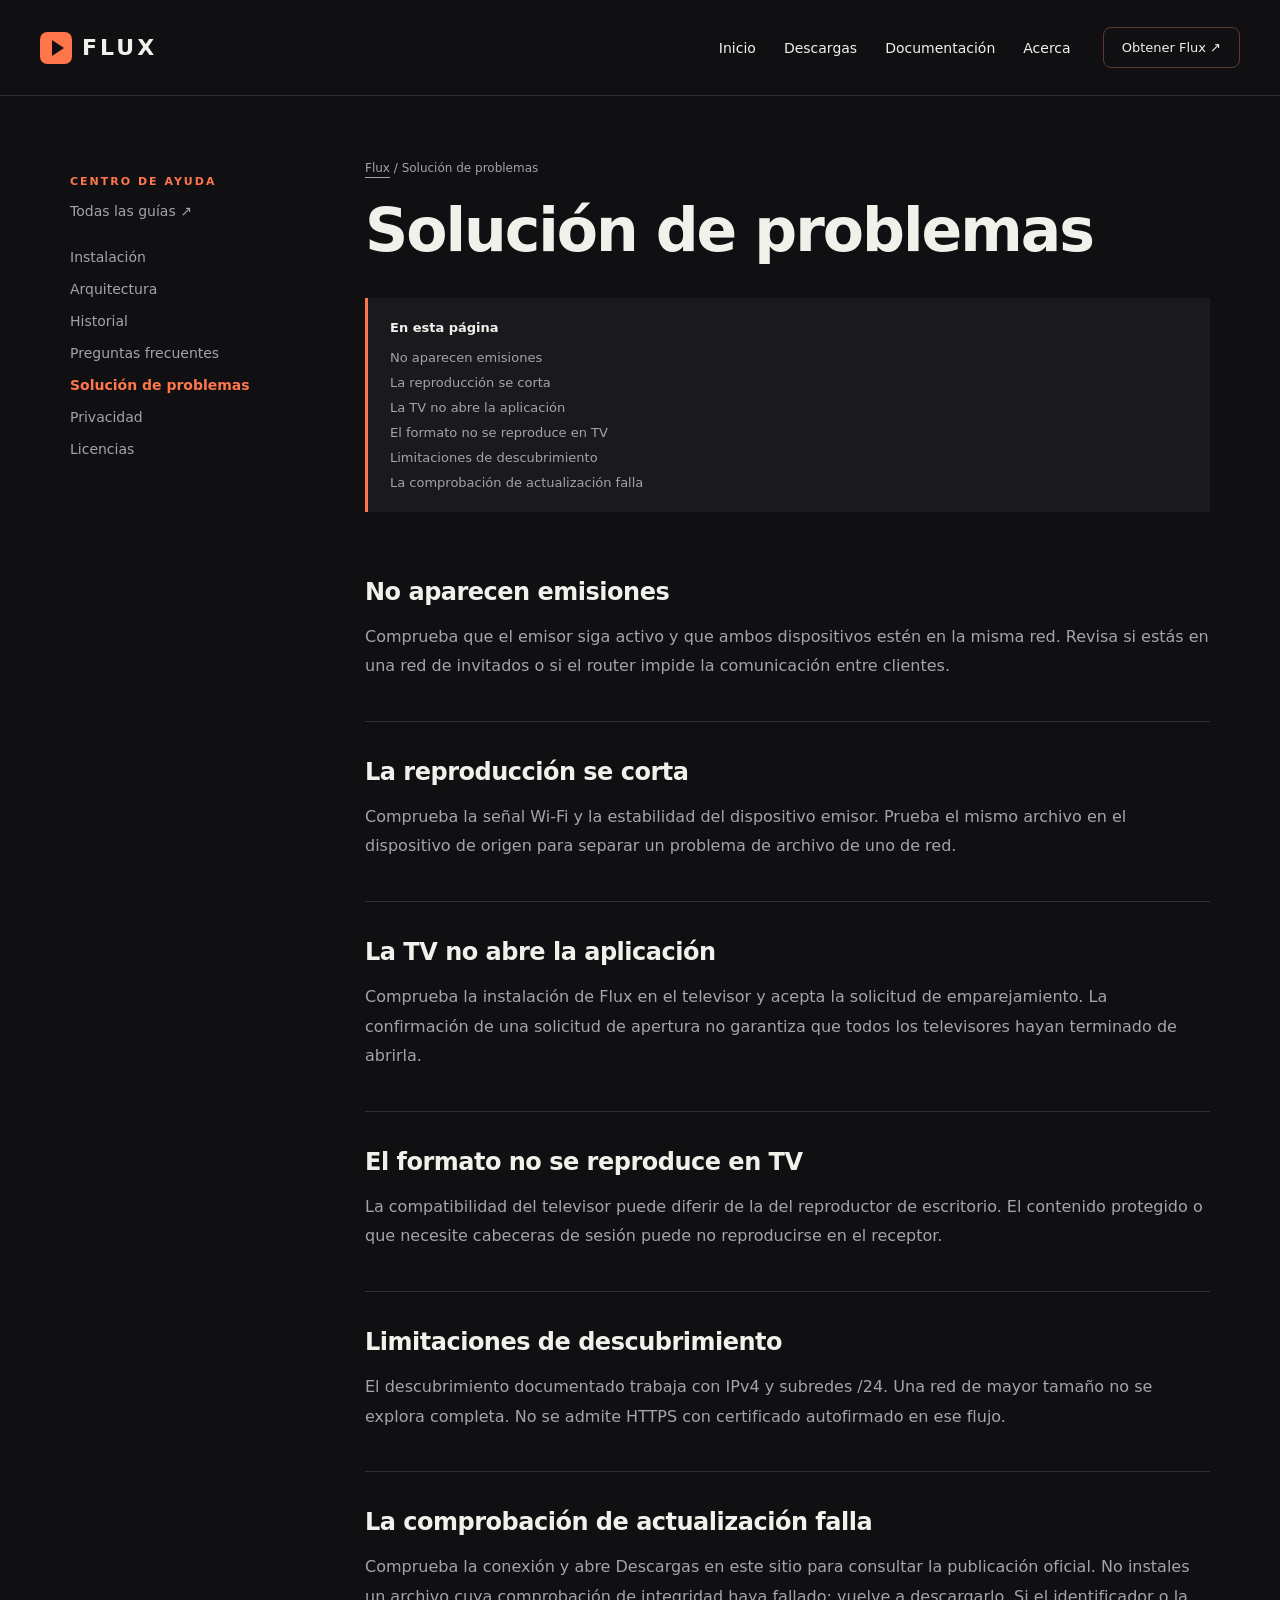
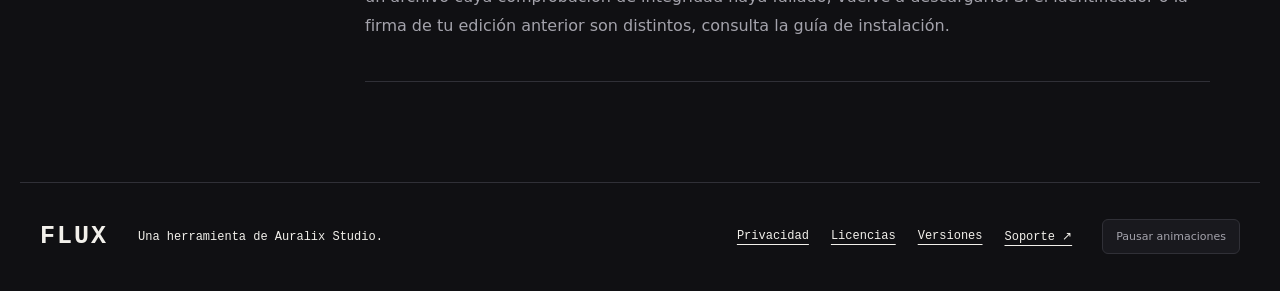
<file: troubleshoot.html>
<!doctype html><html lang="es"><head><meta charset="utf-8"><meta name="viewport" content="width=device-width,initial-scale=1"><meta name="description" content="Solución de problemas de Flux. Guías, requisitos y recursos del proyecto."><meta name="theme-color" content="#101013"><meta property="og:title" content="Solución de problemas · Flux"><meta property="og:description" content="Descubre emisiones en tu red, reproduce con control y lleva tus videos a otra pantalla."><meta property="og:type" content="website"><title>Solución de problemas · Flux</title><link rel="icon" href="assets/mark.svg" type="image/svg+xml"><link rel="stylesheet" href="style.css"><script src="app.js" defer></script><script src="ui.js" defer></script></head><body data-repository="Auralix-Studio/flux"><a class="skip" href="#content">Ir al contenido</a><header class="header"><a href="index.html" class="brand"><img src="assets/mark.svg" width="32" height="32" alt="">Flux</a><button class="mobile-menu-btn" aria-label="Menú"><span class="menu-bar"></span><span class="menu-bar"></span><span class="menu-bar"></span></button><nav aria-label="Principal"><a href="index.html">Inicio</a><a href="downloads.html">Descargas</a><a href="docs.html">Documentación</a><a href="about.html">Acerca</a></nav><a class="header-cta" href="downloads.html">Obtener Flux ↗</a></header><main id="content"><div class="doc-layout"><aside><p class="eyebrow">CENTRO DE AYUDA</p><a href="docs.html">Todas las guías ↗</a><nav aria-label="Guías"><a href="install.html" >Instalación</a><a href="architecture.html" >Arquitectura</a><a href="changelog.html" >Historial</a><a href="faq.html" >Preguntas frecuentes</a><a href="troubleshoot.html" aria-current="page">Solución de problemas</a><a href="privacy.html" >Privacidad</a><a href="license.html" >Licencias</a></nav></aside><article><div class="breadcrumb"><a href="index.html">Flux</a> / Solución de problemas</div><h1>Solución de problemas</h1><section class="article-section"><h2>No aparecen emisiones</h2><p>Comprueba que el emisor siga activo y que ambos dispositivos estén en la misma red. Revisa si estás en una red de invitados o si el router impide la comunicación entre clientes.</p></section><section class="article-section"><h2>La reproducción se corta</h2><p>Comprueba la señal Wi-Fi y la estabilidad del dispositivo emisor. Prueba el mismo archivo en el dispositivo de origen para separar un problema de archivo de uno de red.</p></section><section class="article-section"><h2>La TV no abre la aplicación</h2><p>Comprueba la instalación de Flux en el televisor y acepta la solicitud de emparejamiento. La confirmación de una solicitud de apertura no garantiza que todos los televisores hayan terminado de abrirla.</p></section><section class="article-section"><h2>El formato no se reproduce en TV</h2><p>La compatibilidad del televisor puede diferir de la del reproductor de escritorio. El contenido protegido o que necesite cabeceras de sesión puede no reproducirse en el receptor.</p></section><section class="article-section"><h2>Limitaciones de descubrimiento</h2><p>El descubrimiento documentado trabaja con IPv4 y subredes /24. Una red de mayor tamaño no se explora completa. No se admite HTTPS con certificado autofirmado en ese flujo.</p></section><section class="article-section"><h2>La comprobación de actualización falla</h2><p>Comprueba la conexión y abre Descargas en este sitio para consultar la publicación oficial. No instales un archivo cuya comprobación de integridad haya fallado; vuelve a descargarlo. Si el identificador o la firma de tu edición anterior son distintos, consulta la guía de instalación.</p></section></article></div></main><footer class="footer"><a class="brand" href="index.html">Flux</a><p>Una herramienta de Auralix Studio.</p><nav aria-label="Enlaces del pie"><a href="privacy.html">Privacidad</a><a href="license.html">Licencias</a><a href="changelog.html">Versiones</a><a href="https://github.com/Auralix-Studio/flux/issues">Soporte ↗</a></nav></footer></body></html>
</file>
<file: style.css>
*{box-sizing:border-box}html{scroll-behavior:smooth}body{margin:0}a{color:inherit;text-underline-offset:5px}a:focus-visible,summary:focus-visible{outline:3px solid var(--accent);outline-offset:6px}img{max-width:100%}.skip{position:absolute;top:-100px;left:15px;z-index:9}.skip:focus{top:12px;background:var(--paper);padding:12px}.header{max-width:1320px;margin:auto;padding:27px 40px;display:flex;align-items:center;gap:32px}.brand{display:flex;align-items:center;gap:10px;text-decoration:none;font-weight:800;font-size:25px;letter-spacing:-1px}.header nav{display:flex;gap:28px;margin-left:auto}.header nav a{text-decoration:none;font-size:14px}.header nav a[aria-current]{font-weight:800;text-decoration:underline;text-decoration-thickness:2px}.header-cta{font-size:13px;text-decoration:none;padding:12px 18px;border:1px solid var(--line);border-radius:8px}.eyebrow{font:600 11px/1.7 system-ui;letter-spacing:2px}.lead{font-size:19px;line-height:1.65;max-width:570px}.actions{display:flex;align-items:center;gap:26px;flex-wrap:wrap}.button{display:inline-flex;align-items:center;gap:30px;padding:18px 25px;background:var(--accent);color:var(--button-text);text-decoration:none;font-size:14px;font-weight:700}.text-link{font-size:14px;line-height:1.8}.micro{font-size:10px;letter-spacing:2px;margin-top:28px}.footer{max-width:1240px;margin:75px auto 0;padding:35px 20px;border-top:1px solid var(--line);display:flex;align-items:center;gap:30px}.footer p{font-size:12px}.footer nav{margin-left:auto;display:flex;gap:22px;font-size:12px}.doc-layout{max-width:1200px;margin:65px auto 100px;padding:0 30px;display:grid;grid-template-columns:220px minmax(0,1fr);gap:75px}.doc-layout aside{font-size:14px;align-self:start;position:sticky;top:24px}.doc-layout aside nav{display:grid;gap:16px;margin-top:30px}.doc-layout aside a{text-decoration:none;color:var(--muted)}.doc-layout aside [aria-current]{color:var(--accent);font-weight:700}.breadcrumb{font-size:12px;color:var(--muted);margin-bottom:24px}.doc-layout h1{font-size:clamp(38px,5vw,60px);line-height:1.06;letter-spacing:-2px;margin:0 0 35px}.doc-layout p{line-height:1.85;color:var(--muted)}.article-section{padding:12px 0 24px;border-bottom:1px solid var(--line)}.article-section h2{font-size:24px;letter-spacing:-.5px;margin:24px 0 10px}.doc-grid{display:grid;grid-template-columns:1fr 1fr;gap:15px;margin-top:35px}.doc-card{text-decoration:none;padding:28px;border:1px solid var(--line);background:var(--panel)}.doc-card small{color:var(--accent)}.doc-card h2{font-size:22px;margin:22px 0}.doc-card span{font-size:13px}.release-panel{background:var(--panel);padding:30px;border:1px solid var(--line);margin:35px 0}.release-panel h2{font-size:23px;line-height:1.5}.assets{display:grid;gap:12px;margin:25px 0}.assets a{padding:16px;border:1px solid var(--line);border-radius:6px;overflow-wrap:anywhere;font-size:14px}pre{white-space:pre-wrap;overflow-wrap:anywhere;font:14px/1.8 system-ui;color:var(--muted)}.release-entry{padding:25px 0;border-bottom:1px solid var(--line)}.release-entry a{font-size:24px;font-weight:700}noscript{display:block;padding:15px}.doc-layout article{min-width:0}@media(max-width:950px){.header{padding:22px 24px;gap:18px}.header-cta{display:none}.doc-layout{gap:35px;grid-template-columns:180px minmax(0,1fr)}.footer{flex-wrap:wrap}.footer nav{margin-left:0}}@media(max-width:650px){.header{flex-wrap:wrap;padding:20px}.header nav{order:2;width:100%;margin:6px 0 0;justify-content:space-between;gap:12px}.header nav a{font-size:13px}.brand{font-size:23px}.doc-layout{display:flex;flex-direction:column;margin-top:30px;padding:0 20px;gap:35px}.doc-layout aside{position:static;width:100%}.doc-layout aside nav{display:flex;gap:18px;overflow-x:auto;padding:5px 0 15px;margin-top:15px}.doc-layout aside nav a{white-space:nowrap}.doc-grid{grid-template-columns:1fr}.footer{padding:25px 20px;gap:18px;margin-top:45px}.footer nav{flex-wrap:wrap}.lead{font-size:17px}.actions{gap:20px}.release-panel{padding:22px}}@media(prefers-reduced-motion:reduce){html{scroll-behavior:auto}}:root{color-scheme:dark;--paper:#101013;--panel:#19191e;--ink:#f2f0eb;--muted:#a4a3ac;--accent:#ff754c;--button-text:#171013;--line:#303037}body{background:var(--paper);color:var(--ink);font-family:system-ui,sans-serif}.header{border-bottom:1px solid var(--line)}.header .brand{text-transform:uppercase;letter-spacing:3px;font-size:22px}.header-cta{border-color:#5c392d}.button{border-radius:3px;text-transform:uppercase;letter-spacing:1px;font-size:12px}.flux-hero{text-align:center;padding:65px 30px 0;overflow:hidden}.hero-label{font:11px monospace;letter-spacing:2px;color:var(--muted);display:flex;align-items:center;justify-content:center;gap:12px}.signal{width:6px;height:6px;background:var(--accent);border-radius:50%;box-shadow:0 0 12px #ff754c}.flux-hero h1{font-size:clamp(65px,7.4vw,105px);font-weight:650;line-height:.99;letter-spacing:-6px;margin:32px 0}.flux-hero h1 span{color:#acaab5}.flux-hero .lead{margin:25px auto;color:var(--muted);max-width:520px;font-size:17px}.flux-hero .actions{justify-content:center;margin-top:30px}.cinema{position:relative;max-width:980px;margin:55px auto 0;border:1px solid #4c3b3a;border-radius:12px 12px 0 0;padding:9px 9px 0;background:#19171a;box-shadow:0 -25px 100px #ab462015}.film-art{height:365px;position:relative;overflow:hidden;background:radial-gradient(ellipse at 50% 100%,#aa542e,#42292c 45%,#151720 78%);border-radius:5px}.planet{position:absolute;width:220px;height:220px;left:calc(50% - 110px);top:44px;background:radial-gradient(circle at 34% 24%,#ffd394,#d07b48 38%,#6d3530 72%,#201b22);border-radius:50%;box-shadow:0 0 90px #ee9a3922,inset -25px -20px 40px #0008}.horizon{position:absolute;width:150%;left:-25%;height:230px;top:245px;background:#111218;border-radius:50%;box-shadow:0 -4px 22px #faad6680}.film-caption{position:absolute;top:24px;left:25px;font:10px monospace;letter-spacing:3px;color:#e3cab4}.play-symbol{position:absolute;top:150px;left:calc(50% - 32px);border:1px solid #fff8;background:#17131b44;width:64px;height:64px;border-radius:50%;display:grid;place-items:center;font-size:20px;padding-left:4px}.transport{display:flex;align-items:center;gap:25px;padding:17px 15px;font:9px monospace;color:#b1a2a5;letter-spacing:1px}.timeline{height:2px;background:linear-gradient(to right,var(--accent) 36%,#443838 36%);flex:1}.device-pill{position:absolute;right:30px;bottom:78px;background:#17171be8;border:1px solid #58413a;padding:13px 20px;border-radius:30px;font-size:12px}.flux-features{max-width:1200px;margin:0 auto;padding:75px 25px;display:grid;grid-template-columns:repeat(3,1fr);gap:40px}.flux-features>div{grid-column:1/-1}.flux-features h2,.flux-end h2{font-size:clamp(38px,4.7vw,62px);line-height:1.1;font-weight:600;letter-spacing:-2px;margin:18px 0}.feature{border-top:1px solid var(--line);padding-top:25px;text-decoration:none}.feature>span{font:10px monospace;letter-spacing:2px;color:var(--accent)}.feature h3{font-size:24px;font-weight:500;line-height:1.25}.feature p{font-size:15px;line-height:1.8;color:var(--muted)}.feature b{font-size:12px;font-weight:500}.feature:hover{border-color:var(--accent)}.flux-end{padding:60px 30px 80px;text-align:center;background:radial-gradient(ellipse at 50% 100%,#41211e,transparent 65%);border-top:1px solid var(--line)}.flux-end .button{margin:20px}.flux-end .text-link{display:block}.doc-layout h1{font-weight:600}.doc-card:hover{border-color:var(--accent)}.doc-layout aside .eyebrow{color:var(--accent)}.footer{font-family:monospace}.footer .brand{letter-spacing:2px;text-transform:uppercase}.doc-card{border-radius:3px}@media(max-width:650px){.flux-hero{padding:45px 18px 0}.flux-hero h1{font-size:58px;letter-spacing:-3px}.film-art{height:265px}.planet{width:165px;height:165px;left:calc(50% - 82px);top:45px}.horizon{top:205px}.play-symbol{top:115px;width:54px;height:54px;left:calc(50% - 27px)}.film-caption{font-size:8px;letter-spacing:1px;left:13px}.cinema{margin-top:45px}.transport{padding:13px 7px;gap:12px}.transport span:last-child{display:none}.device-pill{right:15px;bottom:58px;font-size:10px;padding:9px 12px}.flux-features{grid-template-columns:1fr;padding:50px 24px;gap:35px}.flux-features h2{font-size:44px}.flux-end{padding:40px 20px 60px}}

/* Interaction and motion layer. Content stays visible without JavaScript. */
[hidden]{display:none!important}.header{position:sticky;top:0;z-index:20;background:var(--paper);transition:box-shadow .25s ease,border-color .25s ease}.header.is-scrolled{box-shadow:0 8px 30px #00000012}.header nav a{position:relative}.header nav a:after{content:"";position:absolute;bottom:-7px;left:0;width:100%;height:2px;background:var(--accent);transform:scaleX(0);transform-origin:left;transition:transform .2s ease}.header nav a:hover:after{transform:scaleX(1)}.button,.header-cta,.doc-card,.feature{transition:translate .25s ease,box-shadow .25s ease,background .25s ease,border-color .25s ease}.button:hover{translate:0 -3px;box-shadow:0 8px 24px #0002}.button span{display:inline-block;transition:translate .2s}.button:hover span{translate:3px -3px}.doc-card:hover{translate:0 -4px;box-shadow:0 12px 30px #0001}.reading-progress{position:fixed;z-index:30;top:0;left:0;width:100%;height:3px;background:var(--accent);transform:scaleX(0);transform-origin:left;pointer-events:none}.back-top{position:fixed;bottom:24px;right:24px;z-index:25;border:1px solid var(--line);background:var(--accent);color:var(--button-text);border-radius:50%;width:44px;height:44px;font-size:24px;cursor:pointer;box-shadow:0 6px 24px #0002}.motion-control,.scene-control{border:1px solid var(--line);border-radius:6px;background:var(--panel);color:var(--muted);font:11px system-ui;padding:10px 13px;cursor:pointer}.motion-control:disabled{cursor:default;opacity:.75}.scene-control{position:absolute;bottom:70px;left:24px;background:#151419d9;border-color:#645248;color:#fff}.footer{flex-wrap:wrap}.doc-search{margin:30px 0}.doc-search label{display:block;font-weight:600;font-size:14px;margin-bottom:12px}.doc-search input{width:100%;padding:16px 18px;border:1px solid var(--line);border-radius:8px;background:var(--panel);color:var(--ink);font:16px system-ui;outline-offset:4px}.doc-search input:focus-visible{outline:2px solid var(--accent)}.search-status{font-size:13px;min-height:1.7em;margin:7px 0}.faq-item{padding:24px 0;border-bottom:1px solid var(--line)}.faq-item summary{cursor:pointer;font-size:21px;line-height:1.5;font-weight:600;padding-right:20px}.faq-item summary::marker{color:var(--accent)}.faq-item[open] p{animation:answer-in .25s ease-out}.on-this-page{display:grid;gap:10px;padding:22px;border-left:3px solid var(--accent);background:var(--panel);margin-bottom:30px;font-size:13px}.on-this-page strong{margin-bottom:5px}.on-this-page a{color:var(--muted);text-decoration:none}.on-this-page a:hover{color:var(--accent)}h2[id]{scroll-margin-top:140px}.checksum-helper{padding:20px 24px;border:1px solid var(--line);border-radius:8px;margin:24px 0}.checksum-helper p{margin-top:0;font-size:14px}.checksum-helper code{display:block;font-size:13px;overflow-wrap:anywhere;margin-bottom:15px}.checksum-helper button{padding:10px 14px;background:var(--accent);color:var(--button-text);border:0;border-radius:5px;cursor:pointer}.checksum-helper span{font-size:12px;margin-left:12px}.paper,.mk-story>div,.steps li,.help-band,.cinema,.feature,.flux-end,.doc-card,.article-section{transition:opacity .65s ease var(--reveal-delay,0ms),translate .65s cubic-bezier(.2,.65,.3,1) var(--reveal-delay,0ms)}.reveal-pending{opacity:0;translate:0 22px}.paper.reveal-pending{translate:none}.motion-paused *{animation-play-state:paused!important}@keyframes answer-in{from{opacity:0;translate:0 -5px}to{opacity:1;translate:0 0}}@media(hover:hover){.feature:hover{translate:0 -4px}}@media(max-width:650px){.back-top{right:16px;bottom:16px}.scene-control{font-size:9px;left:14px;bottom:96px;padding:7px 9px}.faq-item summary{font-size:18px}.header{position:relative}h2[id]{scroll-margin-top:25px}.checksum-helper{padding:18px}.footer .motion-control{margin-top:5px}}@media(prefers-reduced-motion:reduce){*,*:before,*:after{animation:none!important;transition:none!important;scroll-behavior:auto!important}.reveal-pending{opacity:1;translate:none}.reading-progress{transition:none}}@media print{.reveal-pending{opacity:1;translate:none}.back-top,.reading-progress,.motion-control,.scene-control{display:none!important}.header{position:static}}/* Flux: slow cinema lighting, a signal pulse and playback-inspired movement. */
.planet{animation:planet-light 12s ease-in-out infinite}.horizon{animation:horizon-light 9s ease-in-out infinite}.signal{animation:signal-pulse 3s ease-in-out infinite}.timeline{position:relative;overflow:hidden}.timeline:after{content:"";position:absolute;width:25%;height:100%;background:#ffc28d;left:-25%;animation:scan-timeline 6s ease-in-out infinite}.film-art:after{content:"";position:absolute;inset:0;background:linear-gradient(105deg,transparent 20%,#ffffff06 45%,transparent 65%);background-size:230% 100%;animation:cinema-light 14s linear infinite;pointer-events:none}.flux-hero h1{animation:flux-arrive 1s cubic-bezier(.2,.65,.3,1) both}.flux-hero .lead{animation:flux-arrive 1s .12s both}.flux-hero .actions{animation:flux-arrive 1s .24s both}.device-pill{animation:device-float 7s ease-in-out infinite}.cinema:hover .planet{animation-play-state:paused}@keyframes planet-light{0%,100%{translate:0 0;filter:brightness(1)}50%{translate:0 -8px;filter:brightness(1.17)}}@keyframes horizon-light{0%,100%{box-shadow:0 -4px 22px #faad6680}50%{box-shadow:0 -6px 36px #faad66b0}}@keyframes signal-pulse{0%,100%{box-shadow:0 0 8px #ff754c}50%{box-shadow:0 0 22px #ff754c99}}@keyframes scan-timeline{0%{left:-25%}85%,100%{left:100%}}@keyframes cinema-light{from{background-position:200% 0}to{background-position:-100% 0}}@keyframes device-float{0%,100%{translate:0 0}50%{translate:0 -5px}}@keyframes flux-arrive{from{opacity:0;translate:0 22px}to{opacity:1;translate:0 0}}
/* Drawer and dynamic hero */
.mobile-menu-btn{display:none;background:0 0;border:0;padding:8px;cursor:pointer;z-index:21}.menu-bar{display:block;width:24px;height:2px;background:var(--ink);margin:5px 0;transition:.3s}.nav-overlay{display:none;position:fixed;inset:0;background:#0009;opacity:0;transition:opacity .3s;z-index:19}.nav-drawer-header{display:none}@media(max-width:950px){.mobile-menu-btn{display:block}.header nav{position:fixed;top:0;right:0;width:280px;height:100vh;background:var(--paper);flex-direction:column;padding:24px;translate:100% 0;transition:translate .3s ease;z-index:20;margin:0;gap:20px}.header nav.nav-open{translate:0 0}.nav-drawer-header{display:flex;justify-content:space-between;align-items:center;width:100%;margin-bottom:20px;border-bottom:1px solid var(--line);padding-bottom:15px}.nav-close-btn{background:0 0;border:0;font-size:24px;cursor:pointer;color:var(--ink)}.mobile-menu-btn.open .menu-bar:nth-child(1){transform:translateY(7px) rotate(45deg)}.mobile-menu-btn.open .menu-bar:nth-child(2){opacity:0}.mobile-menu-btn.open .menu-bar:nth-child(3){transform:translateY(-7px) rotate(-45deg)}}
.btn-meta{font-weight:400;font-size:12px;opacity:.8;display:block;margin-top:2px}
.table-wrap{overflow-x:auto;margin:1.5rem 0;border:1px solid var(--line);border-radius:12px;background:var(--panel)}table{width:100%;border-collapse:collapse;font-size:14px}th,td{text-align:left;padding:14px 18px;border-bottom:1px solid var(--line);vertical-align:middle}tr:last-child td{border-bottom:none}th{font-weight:600;font-size:12px;text-transform:uppercase;letter-spacing:1px;color:var(--muted)}.file{font-family:monospace;font-size:13px}.size{color:var(--muted)}
</file>
